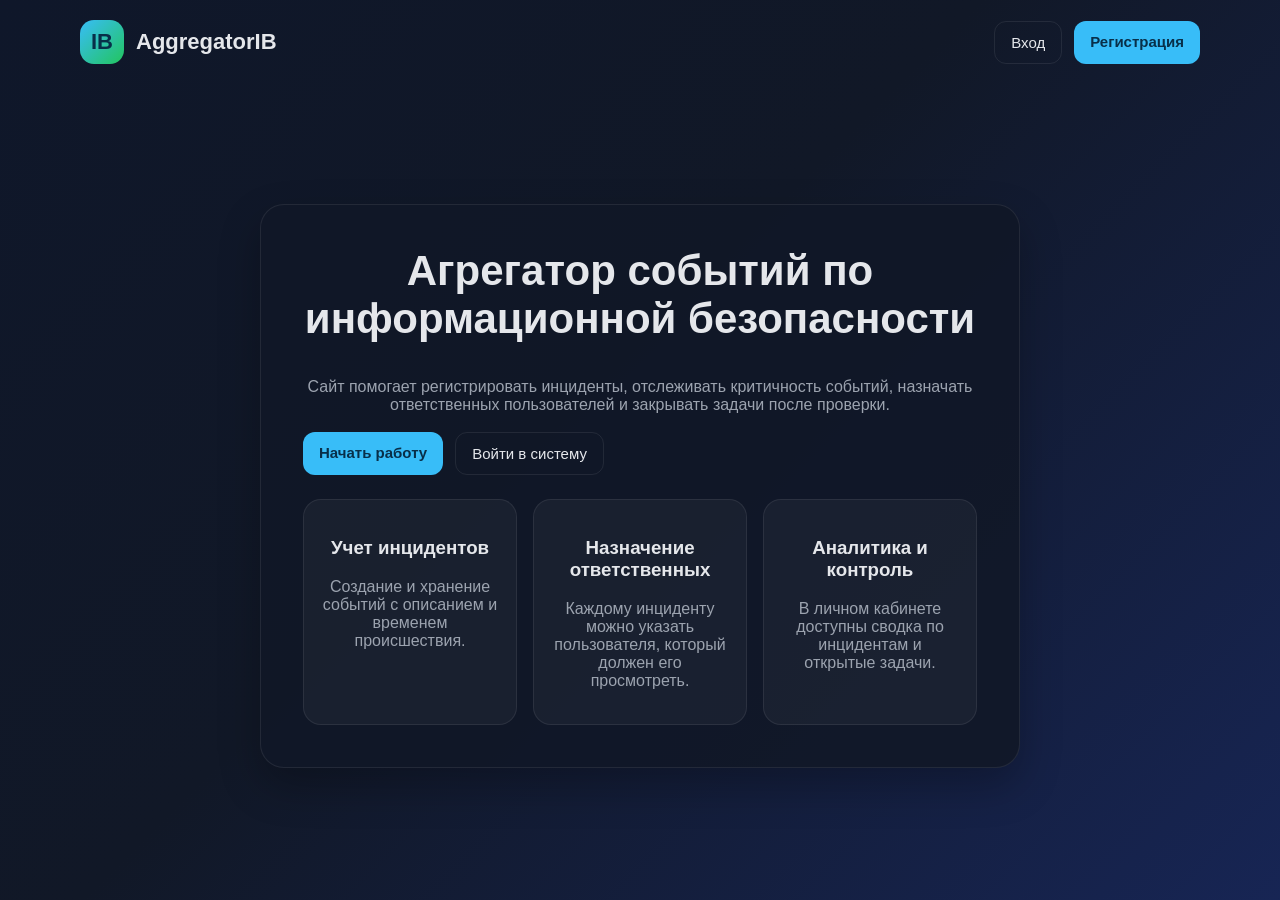
<file: static/index.html>
<!DOCTYPE html>
<html lang="ru">
<head>
    <meta charset="UTF-8">
    <meta name="viewport" content="width=device-width, initial-scale=1.0">
    <title>AggregatorIB</title>
    <link rel="stylesheet" href="/static/css/style.css">
    <style>
        .landing-sections {
            display: grid;
            gap: 20px;
            margin-top: 24px;
        }

        .feed-card {
            margin-top: 20px;
            padding: 24px;
            border-radius: 20px;
            background: rgba(255,255,255,0.05);
            border: 1px solid rgba(255,255,255,0.08);
        }

        .feed-list {
            display: grid;
            gap: 12px;
            margin-top: 16px;
        }

        .feed-item {
            padding: 14px;
            border-radius: 14px;
            background: rgba(255,255,255,0.04);
            border: 1px solid rgba(255,255,255,0.08);
        }

        .feed-item-top {
            display: flex;
            justify-content: space-between;
            gap: 10px;
            flex-wrap: wrap;
            margin-bottom: 8px;
        }

        .feed-badges {
            display: flex;
            gap: 8px;
            flex-wrap: wrap;
            margin-top: 10px;
        }

        .feed-chip {
            padding: 6px 10px;
            border-radius: 999px;
            background: rgba(255,255,255,0.06);
            font-size: 13px;
        }

        .hero-actions {
            display: flex;
            gap: 12px;
            flex-wrap: wrap;
            margin-top: 18px;
        }

        .hero-actions a {
            text-decoration: none;
        }
    </style>
</head>
<body>
    <div class="container">
        <header class="topbar">
            <div class="brand">
                <div class="logo">IB</div>
                <div>AggregatorIB</div>
            </div>
            <div class="top-actions">
                <a class="button button-secondary" href="/login">Вход</a>
                <a class="button button-primary" href="/register">Регистрация</a>
            </div>
        </header>

        <main class="hero">
            <section class="hero-card">
                <h1>Агрегатор событий по информационной безопасности</h1>
                <p class="muted">
                    Сайт помогает регистрировать инциденты, отслеживать критичность событий,
                    назначать ответственных пользователей и закрывать задачи после проверки.
                </p>

                <div class="hero-actions">
                    <a class="button button-primary" href="/register">Начать работу</a>
                    <a class="button button-secondary" href="/login">Войти в систему</a>
                </div>

                <div class="hero-grid" style="margin-top: 24px;">
                    <div class="feature">
                        <h3>Учет инцидентов</h3>
                        <p class="muted">Создание и хранение событий с описанием и временем происшествия.</p>
                    </div>
                    <div class="feature">
                        <h3>Назначение ответственных</h3>
                        <p class="muted">Каждому инциденту можно указать пользователя, который должен его просмотреть.</p>
                    </div>
                    <div class="feature">
                        <h3>Аналитика и контроль</h3>
                        <p class="muted">В личном кабинете доступны сводка по инцидентам и открытые задачи.</p>
                    </div>
                </div>
            </section>

</body>
</html>
</file>
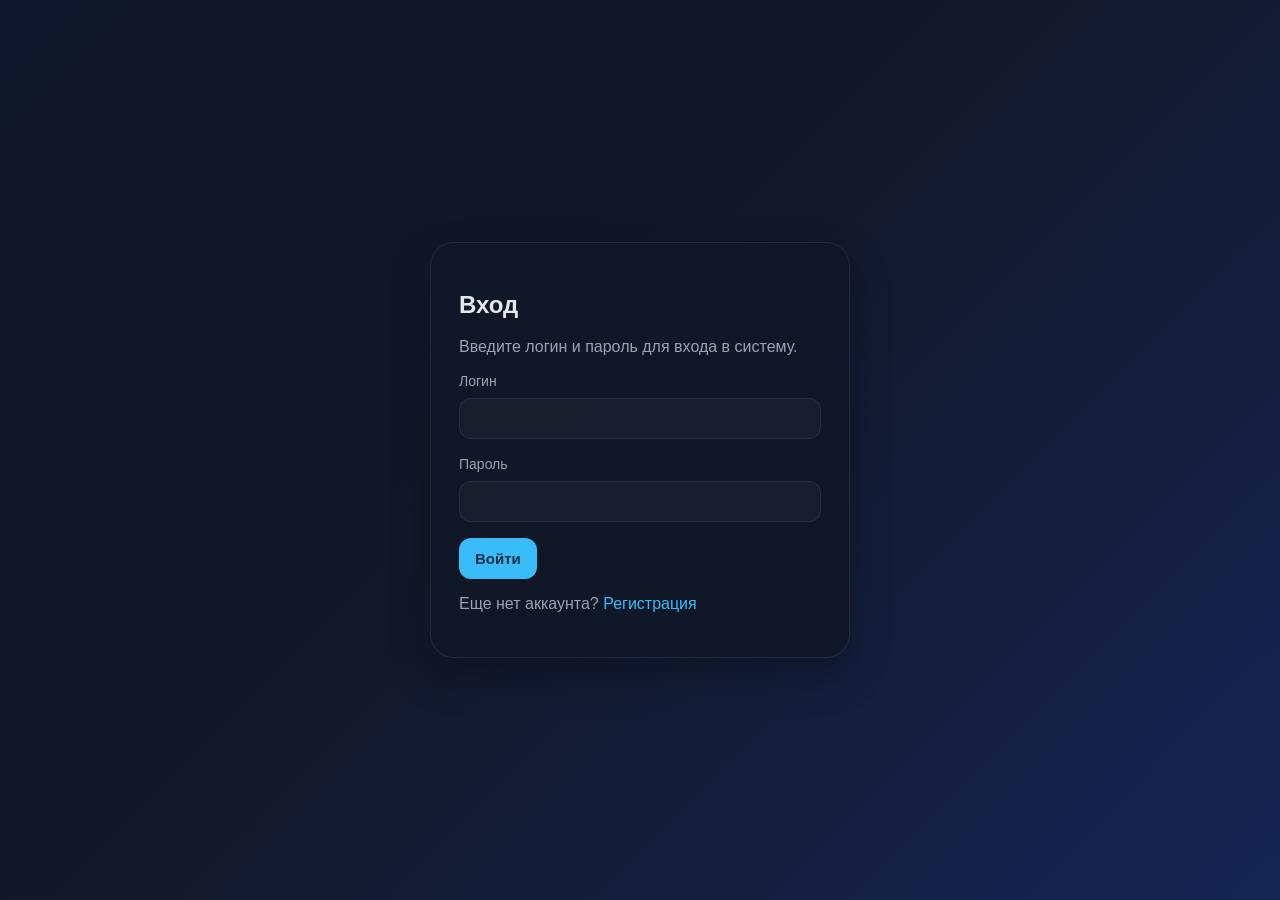
<file: static/login.html>
<!DOCTYPE html>
<html lang="ru">
<head>
    <meta charset="UTF-8">
    <meta name="viewport" content="width=device-width, initial-scale=1.0">
    <title>Вход — AggregatorIB</title>
    <link rel="stylesheet" href="/static/css/style.css">
</head>
<body>
    <main class="auth-page">
        <section class="auth-card">
            <h1>Вход</h1>
            <p class="muted">Введите логин и пароль для входа в систему.</p>
            <form id="login-form">
                <label for="login">Логин</label>
                <input id="login" name="login" type="text" required>

                <label for="password">Пароль</label>
                <input id="password" name="password" type="password" required>

                <button type="submit">Войти</button>
            </form>
            <div id="login-message" class="message"></div>
            <p class="muted">Еще нет аккаунта? <a href="/register">Регистрация</a></p>
        </section>
    </main>
    <script src="/static/js/app.js"></script>
</body>
</html>
</file>
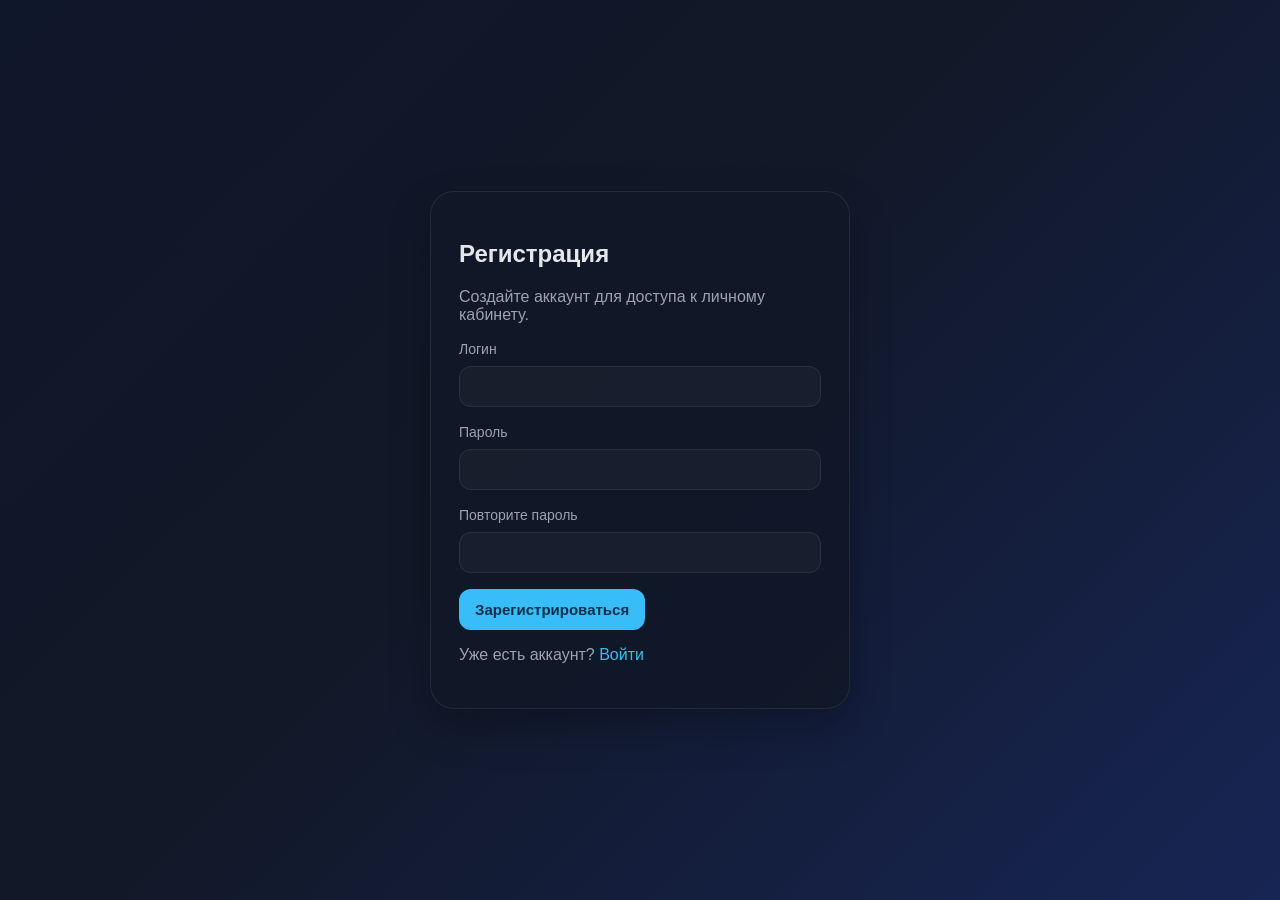
<file: static/register.html>
<!DOCTYPE html>
<html lang="ru">
<head>
    <meta charset="UTF-8">
    <meta name="viewport" content="width=device-width, initial-scale=1.0">
    <title>Регистрация — AggregatorIB</title>
    <link rel="stylesheet" href="/static/css/style.css">
</head>
<body>
    <main class="auth-page">
        <section class="auth-card">
            <h1>Регистрация</h1>
            <p class="muted">Создайте аккаунт для доступа к личному кабинету.</p>
            <form id="register-form">
                <label for="login">Логин</label>
                <input id="login" name="login" type="text" required>

                <label for="password">Пароль</label>
                <input id="password" name="password" type="password" required>

                <label for="password_confirm">Повторите пароль</label>
                <input id="password_confirm" name="password_confirm" type="password" required>

                <button type="submit">Зарегистрироваться</button>
            </form>
            <div id="register-message" class="message"></div>
            <p class="muted">Уже есть аккаунт? <a href="/login">Войти</a></p>
        </section>
    </main>
    <script src="/static/js/app.js"></script>
</body>
</html>
</file>
<file: static/css/style.css>
:root {
    --bg: #0f172a;
    --card: #111827;
    --card-2: #1f2937;
    --text: #e5e7eb;
    --muted: #9ca3af;
    --accent: #38bdf8;
    --danger: #f87171;
    --success: #34d399;
    --border: rgba(255,255,255,0.08);
    --shadow: 0 18px 40px rgba(0,0,0,0.25);
}

* {
    box-sizing: border-box;
}

body {
    margin: 0;
    font-family: Arial, Helvetica, sans-serif;
    background: linear-gradient(135deg, #0f172a, #111827 45%, #172554);
    color: var(--text);
    min-height: 100vh;
}

a {
    color: var(--accent);
    text-decoration: none;
}

a:hover {
    opacity: 0.9;
}

.container {
    width: min(1120px, calc(100% - 32px));
    margin: 0 auto;
}

.topbar {
    display: flex;
    justify-content: space-between;
    align-items: center;
    padding: 20px 0;
}

.brand {
    display: flex;
    align-items: center;
    gap: 12px;
    font-weight: bold;
    font-size: 22px;
}

.logo {
    width: 44px;
    height: 44px;
    border-radius: 14px;
    background: linear-gradient(135deg, #38bdf8, #22c55e);
    display: grid;
    place-items: center;
    color: #082f49;
    font-weight: 900;
}

.top-actions {
    display: flex;
    gap: 12px;
}

.button,
button {
    border: none;
    border-radius: 12px;
    padding: 12px 16px;
    cursor: pointer;
    font-size: 15px;
    transition: transform 0.15s ease, opacity 0.15s ease;
}

.button:hover,
button:hover {
    transform: translateY(-1px);
}

.button-primary,
button {
    background: var(--accent);
    color: #082f49;
    font-weight: 700;
}

.button-secondary {
    background: transparent;
    color: var(--text);
    border: 1px solid var(--border);
}

.hero {
    display: grid;
    place-items: center;
    min-height: calc(100vh - 96px);
    text-align: center;
}

.hero-card,
.auth-card,
.card {
    background: rgba(17, 24, 39, 0.9);
    border: 1px solid var(--border);
    box-shadow: var(--shadow);
    border-radius: 24px;
}

.hero-card {
    padding: 42px;
    max-width: 760px;
}

.hero-card h1 {
    margin-top: 0;
    font-size: 42px;
}

.hero-grid {
    display: grid;
    grid-template-columns: repeat(auto-fit, minmax(180px, 1fr));
    gap: 16px;
    margin-top: 24px;
}

.feature {
    background: rgba(255,255,255,0.04);
    border-radius: 18px;
    padding: 18px;
    border: 1px solid var(--border);
}

.auth-page {
    display: grid;
    place-items: center;
    min-height: 100vh;
}

.auth-card {
    width: min(420px, calc(100% - 32px));
    padding: 28px;
}

input,
select,
textarea {
    width: 100%;
    padding: 12px 14px;
    border-radius: 12px;
    border: 1px solid var(--border);
    background: rgba(255,255,255,0.03);
    color: var(--text);
    margin-top: 8px;
    margin-bottom: 16px;
}

textarea {
    min-height: 140px;
    resize: vertical;
}

label {
    font-size: 14px;
    color: var(--muted);
}

.muted {
    color: var(--muted);
}

.message {
    margin-top: 12px;
    padding: 12px 14px;
    border-radius: 12px;
    display: none;
}

.message.show {
    display: block;
}

.message.error {
    background: rgba(248, 113, 113, 0.12);
    color: #fecaca;
    border: 1px solid rgba(248, 113, 113, 0.3);
}

.message.success {
    background: rgba(52, 211, 153, 0.12);
    color: #a7f3d0;
    border: 1px solid rgba(52, 211, 153, 0.3);
}

.dashboard {
    display: flex;
    min-height: 100vh;
}

.sidebar {
    width: 300px;
    background: rgba(2, 6, 23, 0.92);
    border-right: 1px solid var(--border);
    padding: 24px 18px;
    transition: transform 0.25s ease;
}

.sidebar-toggle {
    display: none;
}

.user-box {
    background: rgba(255,255,255,0.04);
    border-radius: 18px;
    padding: 18px;
    margin-bottom: 20px;
}

.avatar {
    width: 56px;
    height: 56px;
    border-radius: 50%;
    display: grid;
    place-items: center;
    background: linear-gradient(135deg, #38bdf8, #22c55e);
    color: #082f49;
    font-size: 24px;
    font-weight: 800;
    margin-bottom: 12px;
}

.nav-list {
    display: flex;
    flex-direction: column;
    gap: 10px;
}

.nav-link {
    display: block;
    padding: 12px 14px;
    border-radius: 12px;
    color: var(--text);
    background: rgba(255,255,255,0.03);
}

.nav-link.active {
    background: rgba(56, 189, 248, 0.16);
    border: 1px solid rgba(56, 189, 248, 0.26);
}

.content {
    flex: 1;
    padding: 24px;
}

.page-header {
    display: flex;
    justify-content: space-between;
    align-items: flex-start;
    gap: 16px;
    margin-bottom: 20px;
}

.grid-2,
.stats-grid,
.incidents-grid {
    display: grid;
    gap: 18px;
}

.grid-2 {
    grid-template-columns: repeat(auto-fit, minmax(280px, 1fr));
}

.stats-grid {
    grid-template-columns: repeat(auto-fit, minmax(200px, 1fr));
}

.card {
    padding: 20px;
}

.stat-number {
    font-size: 34px;
    font-weight: 800;
    margin-top: 8px;
}

.incident-card {
    border: 1px solid var(--border);
    border-radius: 18px;
    padding: 18px;
    background: rgba(255,255,255,0.03);
}

.badge {
    display: inline-flex;
    align-items: center;
    gap: 6px;
    border-radius: 999px;
    padding: 8px 12px;
    font-size: 13px;
    font-weight: 700;
    margin-right: 8px;
    margin-bottom: 8px;
}

.badge-critical { background: rgba(248, 113, 113, 0.15); color: #fecaca; }
.badge-normal { background: rgba(56, 189, 248, 0.14); color: #bae6fd; }
.badge-open { background: rgba(250, 204, 21, 0.12); color: #fde68a; }
.badge-closed { background: rgba(52, 211, 153, 0.15); color: #a7f3d0; }

.empty {
    text-align: center;
    color: var(--muted);
    padding: 32px;
}

.mobile-topbar {
    display: none;
    padding: 14px 16px;
    justify-content: space-between;
    align-items: center;
    border-bottom: 1px solid var(--border);
    background: rgba(2, 6, 23, 0.92);
}

@media (max-width: 860px) {
    .dashboard {
        display: block;
    }

    .mobile-topbar {
        display: flex;
    }

    .sidebar {
        position: fixed;
        inset: 0 auto 0 0;
        z-index: 20;
        transform: translateX(-100%);
        height: 100vh;
    }

    .sidebar.open {
        transform: translateX(0);
    }

    .content {
        padding: 18px;
    }

    .sidebar-toggle {
        display: inline-flex;
        background: transparent;
        color: var(--text);
        border: 1px solid var(--border);
    }
}
</file>
